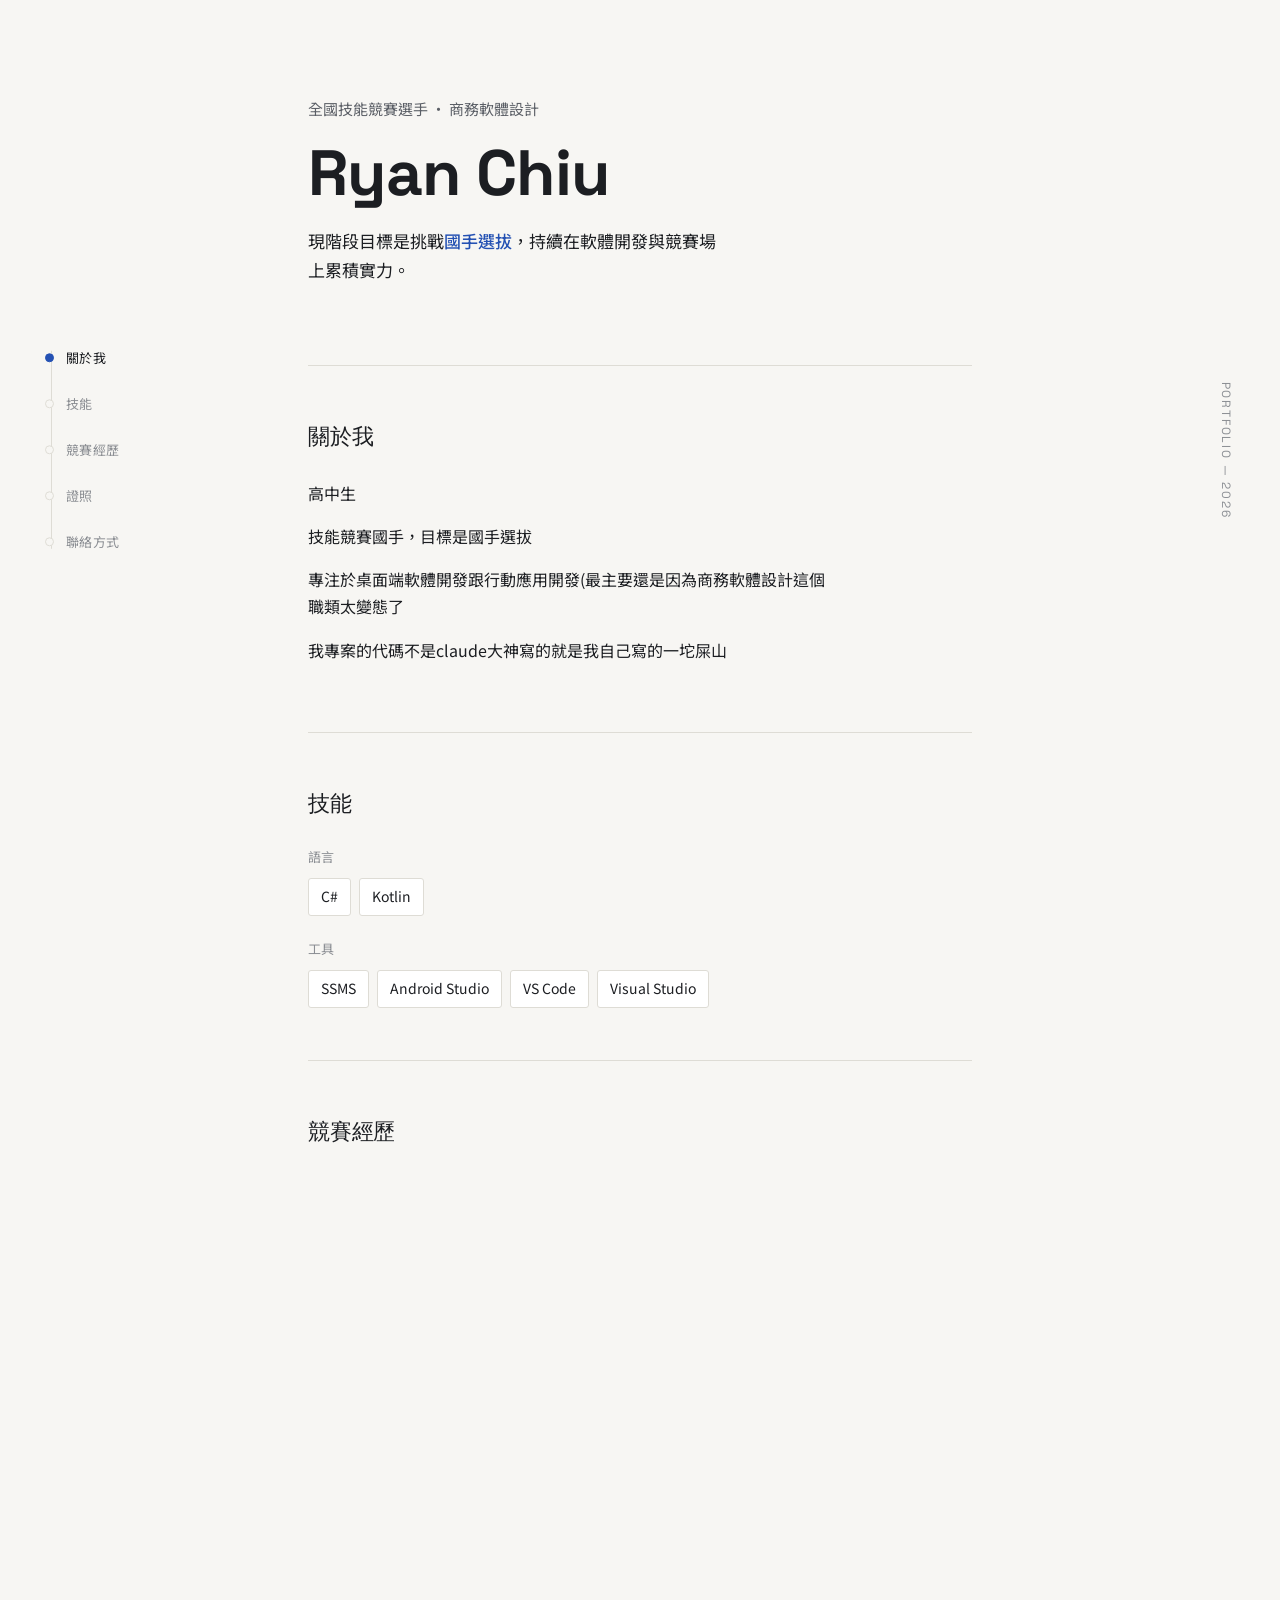
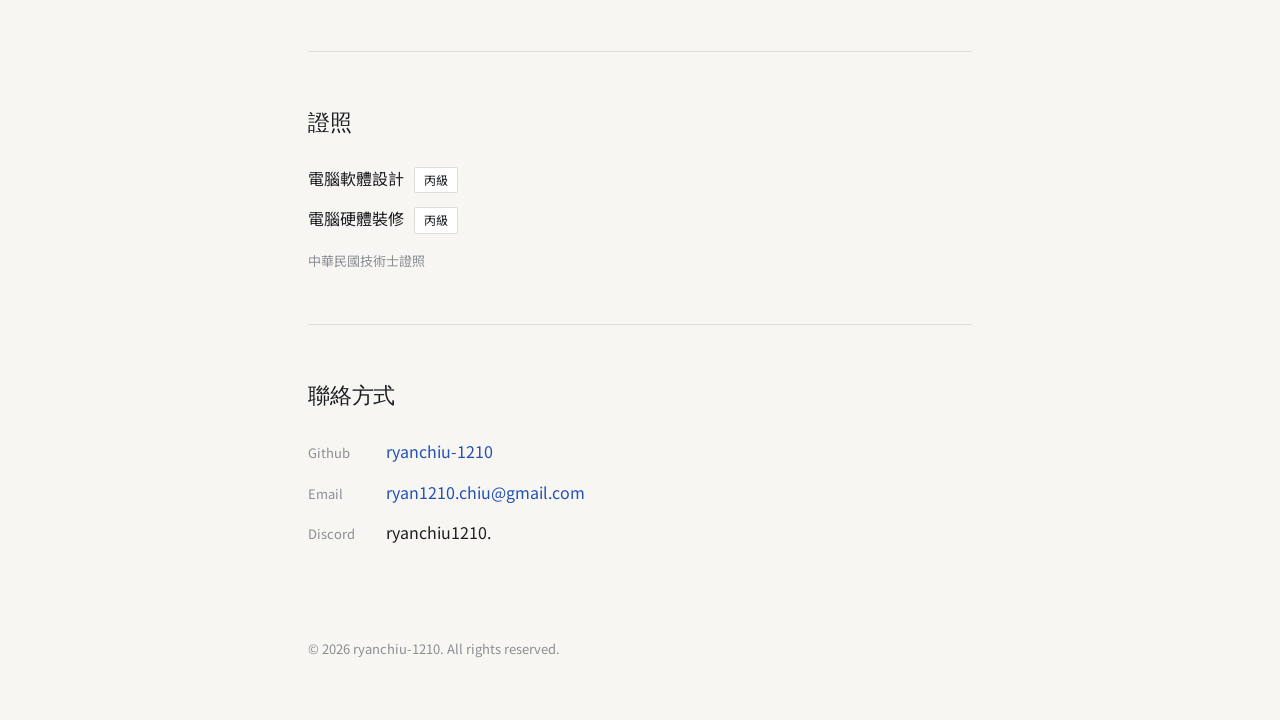
<file: index.html>
<!DOCTYPE html>
<html lang="zh-Hant">
<head>
<meta charset="UTF-8">
<meta name="viewport" content="width=device-width, initial-scale=1.0">
<title>Ryan Chiu — 全國技能競賽選手</title>
<meta name="description" content="Ryan Chiu 的個人網站，全國技能競賽選手，專注於 C# 與 Android 應用開發。">
<link rel="preconnect" href="https://fonts.googleapis.com">
<link rel="preconnect" href="https://fonts.gstatic.com" crossorigin>
<link href="https://fonts.googleapis.com/css2?family=Space+Grotesk:wght@400;500;700&family=Noto+Sans+TC:wght@400;500;700&display=swap" rel="stylesheet">
<link href="/style.css" rel="stylesheet">
<link rel="icon" type="image/png" href="/favicon.png">
</head>
<body>

  <nav class="side-nav" aria-label="頁面導覽">
    <a href="#about">關於我</a>
    <a href="#skills">技能</a>
    <a href="#competitions">競賽經歷</a>
    <a href="#certificates">證照</a>
    <a href="#contact">聯絡方式</a>
  </nav>
  <div class="side-label" aria-hidden="true">PORTFOLIO — 2026</div>

  <div class="wrap">
    <header class="hero">
      <p class="role">全國技能競賽選手 · 商務軟體設計</p>
      <h1>Ryan Chiu</h1>
      <p class="goal">現階段目標是挑戰<strong>國手選拔</strong>，持續在軟體開發與競賽場上累積實力。</p>
    </header>

    <section class="about" id="about">
      <h2>關於我</h2>
      <p>高中生</p>
      <p>技能競賽國手，目標是國手選拔</p>
      <p>專注於桌面端軟體開發跟行動應用開發(最主要還是因為商務軟體設計這個職類太變態了</p>
      <p>我專案的代碼不是claude大神寫的就是我自己寫的一坨屎山</p>
    </section>

    <section class="skills" id="skills">
      <h2>技能</h2>
      <div class="skill-group">
        <p class="skill-label">語言</p>
        <div class="skill-pills">
          <span class="pill">C#</span>
          <span class="pill">Kotlin</span>
        </div>
      </div>
      <div class="skill-group">
        <p class="skill-label">工具</p>
        <div class="skill-pills">
          <span class="pill">SSMS</span>
          <span class="pill">Android Studio</span>
          <span class="pill">VS Code</span>
          <span class="pill">Visual Studio</span>
        </div>
      </div>
    </section>

    <section class="competitions" id="competitions">
      <h2>競賽經歷</h2>
      <div class="timeline">
        <div class="entry">
          <div class="entry-top">
            <span class="entry-edition">第 56 屆全國技能競賽</span>
            <span class="badge silver">銀牌</span>
          </div>
          <p class="entry-title">青少年組商務軟體設計</p>
        </div>
        <div class="entry">
          <div class="entry-top">
            <span class="entry-edition">第 56 屆全國技能競賽北區分區賽</span>
            <span class="badge silver">銀牌</span>
          </div>
          <p class="entry-title">青少年組商務軟體設計</p>
        </div>
        <div class="entry">
          <div class="entry-top">
            <span class="entry-edition">第 55 屆全國技能競賽</span>
            <span class="badge honor">佳作</span>
          </div>
          <p class="entry-title">青少年組自主移動機器人</p>
        </div>
        <div class="entry">
          <div class="entry-top">
            <span class="entry-edition">第 55 屆全國技能競賽北區分區賽</span>
            <span class="badge bronze">銅牌</span>
          </div>
          <p class="entry-title">青少年組自主移動機器人</p>
        </div>
      </div>
    </section>

    <section class="certificates" id="certificates">
      <h2>證照</h2>
      <div class="cert-list">
        <div class="cert-row">
          <span class="cert-name">電腦軟體設計</span>
          <span class="cert-level">丙級</span>
        </div>
        <div class="cert-row">
          <span class="cert-name">電腦硬體裝修</span>
          <span class="cert-level">丙級</span>
        </div>
      </div>
      <p class="cert-note">中華民國技術士證照</p>
    </section>

    <section class="contact" id="contact">
      <h2>聯絡方式</h2>
      <div class="contact-list">
        <div class="contact-row">
          <span class="k">Github</span>
          <a href="https://github.com/ryanchiu-1210" target="_blank" rel="noopener">ryanchiu-1210</a>
        </div>
        <div class="contact-row">
          <span class="k">Email</span>
          <a href="mailto:ryan1210.chiu@gmail.com">ryan1210.chiu@gmail.com</a>
        </div>
        <div class="contact-row">
          <span class="k">Discord</span>
          <span>ryanchiu1210.</span>
        </div>
      </div>
    </section>

    <footer>
      &copy; <span id="year"></span> ryanchiu-1210. All rights reserved.
    </footer>
  </div>

  <script>
    document.getElementById('year').textContent = new Date().getFullYear();

    const sections = document.querySelectorAll('section[id]');
    const navLinks = document.querySelectorAll('.side-nav a');
    if (sections.length && navLinks.length) {
      const observer = new IntersectionObserver((entries) => {
        entries.forEach((entry) => {
          if (entry.isIntersecting) {
            navLinks.forEach((link) => {
              link.classList.toggle('active', link.getAttribute('href') === '#' + entry.target.id);
            });
          }
        });
      }, { rootMargin: '-40% 0px -50% 0px' });
      sections.forEach((s) => observer.observe(s));
    }
  </script>

</body>
</html>
</file>
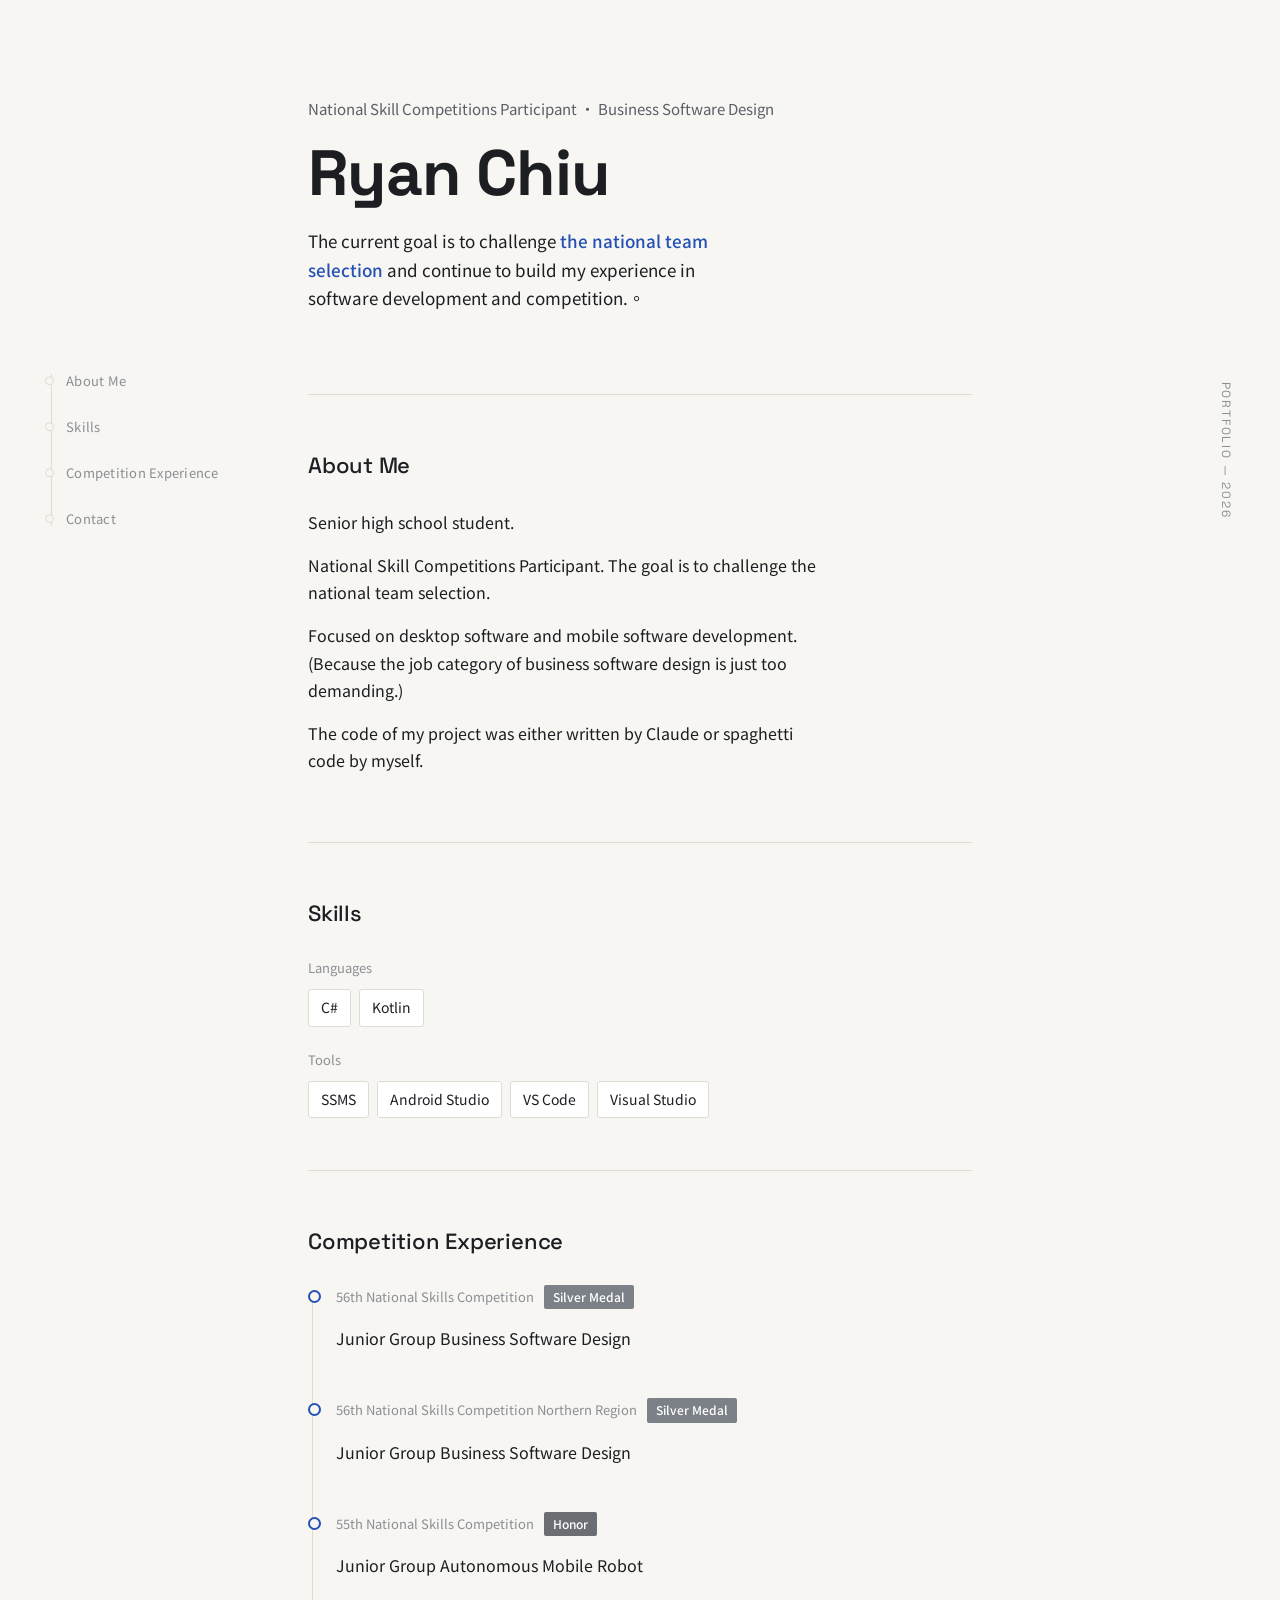
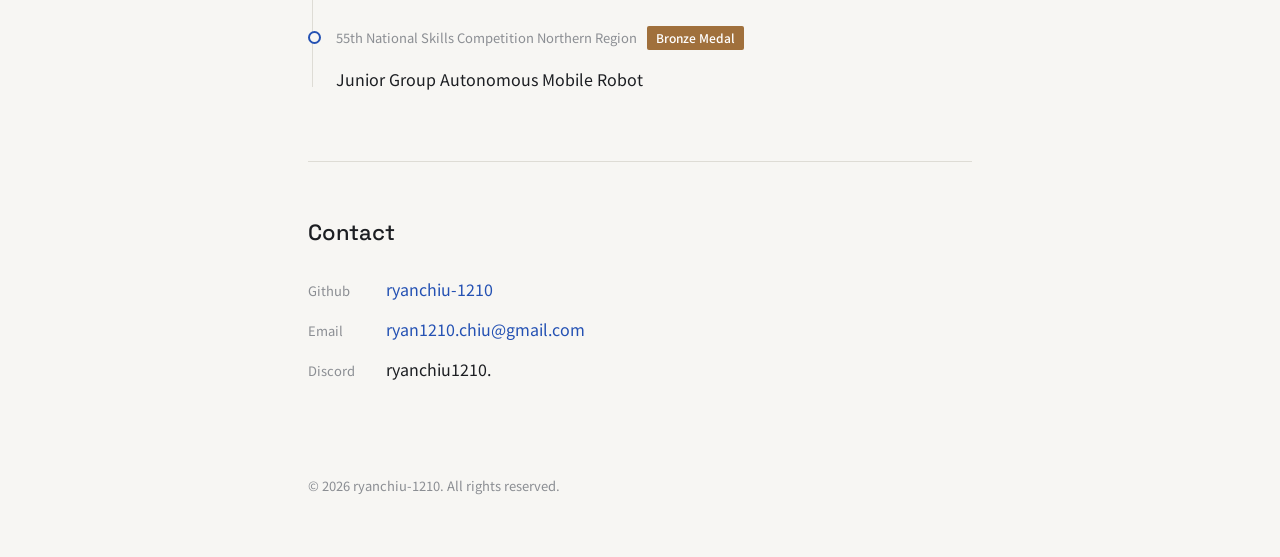
<file: en/index.html>
<!-- English translated by Niugnep65535. -->
<!DOCTYPE html>
<html lang="en">
<head>
<meta charset="UTF-8">
<meta name="viewport" content="width=device-width, initial-scale=1.0">
<title>Ryan Chiu - National Skill Competitions Participant</title>
<meta name="description" content="Ryan Chiu's personal website. National Skill Competitions participant. Focused on C# and Android development.">
<link rel="preconnect" href="https://fonts.googleapis.com">
<link rel="preconnect" href="https://fonts.gstatic.com" crossorigin>
<link href="https://fonts.googleapis.com/css2?family=Space+Grotesk:wght@400;500;700&family=Noto+Sans+TC:wght@400;500;700&display=swap" rel="stylesheet">
<link href="/style.css" rel="stylesheet">
<link rel="icon" type="image/png" href="/favicon.png">
</head>
<body>

  <nav class="side-nav" aria-label="Page Navigation">
    <a href="#about">About Me</a>
    <a href="#skills">Skills</a>
    <a href="#competitions">Competition Experience</a>
    <a href="#contact">Contact</a>
  </nav>
  <div class="side-label" aria-hidden="true">PORTFOLIO — 2026</div>

  <div class="wrap">
    <header class="hero">
      <p class="role">National Skill Competitions Participant · Business Software Design</p>
      <h1>Ryan Chiu</h1>
      <p class="goal">The current goal is to challenge <strong>the national team selection</strong> and continue to build my experience in software development and competition.。</p>
    </header>

    <section class="about" id="about">
      <h2>About Me</h2>
      <p>Senior high school student.</p>
      <p>National Skill Competitions Participant. The goal is to challenge the national team selection.</p>
      <p>Focused on desktop software and mobile software development. (Because the job category of business software design is just too demanding.)</p>
      <p>The code of my project was either written by Claude or spaghetti code by myself.</p>
    </section>

    <section class="skills" id="skills">
      <h2>Skills</h2>
      <div class="skill-group">
        <p class="skill-label">Languages</p>
        <div class="skill-pills">
          <span class="pill">C#</span>
          <span class="pill">Kotlin</span>
        </div>
      </div>
      <div class="skill-group">
        <p class="skill-label">Tools</p>
        <div class="skill-pills">
          <span class="pill">SSMS</span>
          <span class="pill">Android Studio</span>
          <span class="pill">VS Code</span>
          <span class="pill">Visual Studio</span>
        </div>
      </div>
    </section>

    <section class="competitions" id="competitions">
      <h2>Competition Experience</h2>
      <div class="timeline">
        <div class="entry">
          <div class="entry-top">
            <span class="entry-edition">56th National Skills Competition</span>
            <span class="badge silver">Silver Medal</span>
          </div>
          <p class="entry-title">Junior Group Business Software Design</p>
        </div>
        <div class="entry">
          <div class="entry-top">
            <span class="entry-edition">56th National Skills Competition Northern Region</span>
            <span class="badge silver">Silver Medal</span>
          </div>
          <p class="entry-title">Junior Group Business Software Design</p>
        </div>
        <div class="entry">
          <div class="entry-top">
            <span class="entry-edition">55th National Skills Competition</span>
            <span class="badge honor">Honor</span>
          </div>
          <p class="entry-title">Junior Group Autonomous Mobile Robot</p>
        </div>
        <div class="entry">
          <div class="entry-top">
            <span class="entry-edition">55th National Skills Competition Northern Region</span>
            <span class="badge bronze">Bronze Medal</span>
          </div>
          <p class="entry-title">Junior Group Autonomous Mobile Robot</p>
        </div>
      </div>
    </section>

    <section class="contact" id="contact">
      <h2>Contact</h2>
      <div class="contact-list">
        <div class="contact-row">
          <span class="k">Github</span>
          <a href="https://github.com/ryanchiu-1210" target="_blank" rel="noopener">ryanchiu-1210</a>
        </div>
        <div class="contact-row">
          <span class="k">Email</span>
          <a href="mailto:ryan1210.chiu@gmail.com">ryan1210.chiu@gmail.com</a>
        </div>
        <div class="contact-row">
          <span class="k">Discord</span>
          <span>ryanchiu1210.</span>
        </div>
      </div>
    </section>

    <footer>
      &copy; <span id="year"></span> ryanchiu-1210. All rights reserved.
    </footer>
  </div>

  <script>
    document.getElementById('year').textContent = new Date().getFullYear();
  </script>

</body>
</html>
</file>
<file: style.css>
:root {
    --bg: #F7F6F3;
    --ink: #1C1E22;
    --ink-soft: #5B5F66;
    --ink-faint: #8B8E93;
    --line: #DEDCD5;
    --accent: #2451B3;
    --accent-soft: #EAF0FB;
    --silver: #7C8087;
    --bronze: #A0703C;
    --honor: #6B6E73;
    --pill: #fff;
    --max: 720px;
}

@media (prefers-color-scheme: dark) {
    :root {
        --bg: #232320;
        --ink: #cdcece;
        --ink-faint: #75787d;
        --ink-soft: #8B8E93;
        --line: #3f3f3f;
        --accent: #2e67e1;
        --accent-soft: #7c7c7c;
        --silver: #7C8087;
        --bronze: #A0703C;
        --honor: #6B6E73;
        --pill: #292929;
        --max: 720px;
    }
}

* { box-sizing: border-box; }

html {
    scroll-behavior: smooth;
}

@media (prefers-reduced-motion: reduce) {
    html { scroll-behavior: auto; }
    * { animation: none !important; transition: none !important; }
}

body {
    margin: 0;
    background: var(--bg);
    color: var(--ink);
    font-family: 'Noto Sans TC', sans-serif;
    line-height: 1.7;
    -webkit-font-smoothing: antialiased;
}

a {
    color: var(--accent);
    text-decoration: none;
    border-bottom: 1px solid transparent;
    transition: border-color 0.15s ease;
}
a:hover, a:focus-visible {
    border-bottom-color: var(--accent);
}
a:focus-visible {
    outline: 2px solid var(--accent);
    outline-offset: 3px;
    border-radius: 1px;
}

.wrap {
    max-width: var(--max);
    margin: 0 auto;
    padding: 0 28px;
}

/* Hero */
.hero {
    padding: 96px 0 64px;
    opacity: 0;
    transform: translateY(14px);
    animation: rise 0.7s ease forwards;
}
@keyframes rise {
    to { opacity: 1; transform: translateY(0); }
}

.hero .role {
    font-size: 15px;
    color: var(--ink-soft);
    margin: 0 0 18px;
}

.hero h1 {
    font-family: 'Space Grotesk', sans-serif;
    font-weight: 700;
    font-size: clamp(40px, 7vw, 64px);
    line-height: 1.05;
    margin: 0 0 20px;
    letter-spacing: -0.01em;
}

.hero .goal {
    font-size: 17px;
    color: var(--ink);
    max-width: 46ch;
}
.hero .goal strong {
    color: var(--accent);
    font-weight: 500;
}

/* Sections */
section {
    padding: 52px 0;
    border-top: 1px solid var(--line);
}

h2 {
    font-family: 'Space Grotesk', sans-serif;
    font-size: 22px;
    font-weight: 500;
    margin: 0 0 24px;
    letter-spacing: -0.01em;
}

.about p {
    max-width: 58ch;
    font-size: 16px;
    color: var(--ink);
}

/* Skills */
.skill-group {
    margin-bottom: 22px;
}
.skill-group:last-child { margin-bottom: 0; }

.skill-label {
    font-size: 13px;
    color: var(--ink-faint);
    margin: 0 0 10px;
}

.skill-pills {
    display: flex;
    flex-wrap: wrap;
    gap: 8px;
}

.pill {
    font-size: 14px;
    padding: 6px 12px;
    border: 1px solid var(--line);
    border-radius: 3px;
    color: var(--ink);
    background: var(--pill);
}

/* Timeline */
.timeline {
    position: relative;
    padding-left: 28px;
}
.timeline::before {
    content: '';
    position: absolute;
    left: 4px;
    top: 6px;
    bottom: 6px;
    width: 1px;
    background: var(--line);
}

.entry {
    position: relative;
    padding-bottom: 30px;
}
.entry:last-child { padding-bottom: 0; }

.entry::before {
    content: '';
    position: absolute;
    left: -28px;
    top: 5px;
    width: 9px;
    height: 9px;
    border-radius: 50%;
    background: var(--bg);
    border: 2px solid var(--accent);
}

.entry-top {
    display: flex;
    align-items: baseline;
    gap: 10px;
    flex-wrap: wrap;
    margin-bottom: 6px;
}

.entry-edition {
    font-size: 13px;
    color: var(--ink-faint);
}

.badge {
    font-size: 12px;
    padding: 2px 9px;
    border-radius: 2px;
    color: #fff;
    font-weight: 500;
}
.badge.silver { background: var(--silver); }
.badge.bronze { background: var(--bronze); }
.badge.honor  { background: var(--honor); }

.entry-title {
    font-size: 16px;
    color: var(--ink);
}

/* Certificates */
.cert-list {
    display: flex;
    flex-direction: column;
    gap: 12px;
}
.cert-row {
    display: flex;
    align-items: baseline;
    gap: 10px;
    flex-wrap: wrap;
    font-size: 16px;
}
.cert-level {
    font-size: 12px;
    padding: 2px 9px;
    border-radius: 2px;
    color: var(--ink);
    border: 1px solid var(--line);
    background: var(--pill);
}
.cert-note {
    font-size: 13px;
    color: var(--ink-faint);
    margin: 16px 0 0;
}

/* Contact */
.contact-list {
    display: flex;
    flex-direction: column;
    gap: 12px;
}
.contact-row {
    display: flex;
    gap: 14px;
    font-size: 16px;
    align-items: baseline;
}
.contact-row .k {
    color: var(--ink-faint);
    font-size: 13px;
    min-width: 64px;
}

footer {
    padding: 40px 0 60px;
    font-size: 13px;
    color: var(--ink-faint);
}

@media (max-width: 480px) {
    .hero { padding: 64px 0 44px; }
    section { padding: 40px 0; }
}

/* Corner registration marks — fills the side margins on wide screens */
.crop-marks { display: none; }
@media (min-width: 900px) {
    .crop-marks { display: block; }
    .mark {
        position: fixed;
        width: 18px;
        height: 18px;
        pointer-events: none;
    }
    .mark::before, .mark::after {
        content: '';
        position: absolute;
        background: var(--ink-faint);
        opacity: 0.4;
    }
    .mark::before { width: 18px; height: 1px; }
    .mark::after { width: 1px; height: 18px; }
    .tl { top: 28px; left: 28px; }
    .tl::before, .tl::after { top: 0; left: 0; }
    .tr { top: 28px; right: 28px; }
    .tr::before, .tr::after { top: 0; right: 0; }
    .bl { bottom: 28px; left: 28px; }
    .bl::before, .bl::after { bottom: 0; left: 0; }
    .br { bottom: 28px; right: 28px; }
    .br::before, .br::after { bottom: 0; right: 0; }
}


  /* Side navigation — fills the left margin with a real jump-to-section index */
  .side-nav { display: none; }
  .side-label { display: none; }
  @media (min-width: 1180px) {
    .side-nav {
      display: flex;
      flex-direction: column;
      gap: 24px;
      position: fixed;
      left: 48px;
      top: 50%;
      transform: translateY(-50%);
      padding-left: 18px;
    }
    .side-nav::before {
      content: '';
      position: absolute;
      left: 3px;
      top: 4px;
      bottom: 4px;
      width: 1px;
      background: var(--line);
    }
    .side-nav a {
      position: relative;
      font-size: 13px;
      color: var(--ink-faint);
      border-bottom: none;
      letter-spacing: 0.02em;
    }
    .side-nav a::before {
      content: '';
      position: absolute;
      left: -21px;
      top: 50%;
      width: 7px;
      height: 7px;
      border-radius: 50%;
      background: var(--bg);
      border: 1px solid var(--line);
      transform: translateY(-50%);
      transition: background 0.15s ease, border-color 0.15s ease;
    }
    .side-nav a:hover, .side-nav a:focus-visible, .side-nav a.active {
      color: var(--ink);
    }
    .side-nav a:hover::before, .side-nav a:focus-visible::before, .side-nav a.active::before {
      background: var(--accent);
      border-color: var(--accent);
    }

    .side-label {
      display: block;
      position: fixed;
      right: 44px;
      top: 50%;
      transform: translateY(-50%);
      writing-mode: vertical-rl;
      font-family: 'Space Grotesk', sans-serif;
      font-size: 12px;
      letter-spacing: 0.15em;
      color: var(--ink-faint);
    }
  }
</file>
